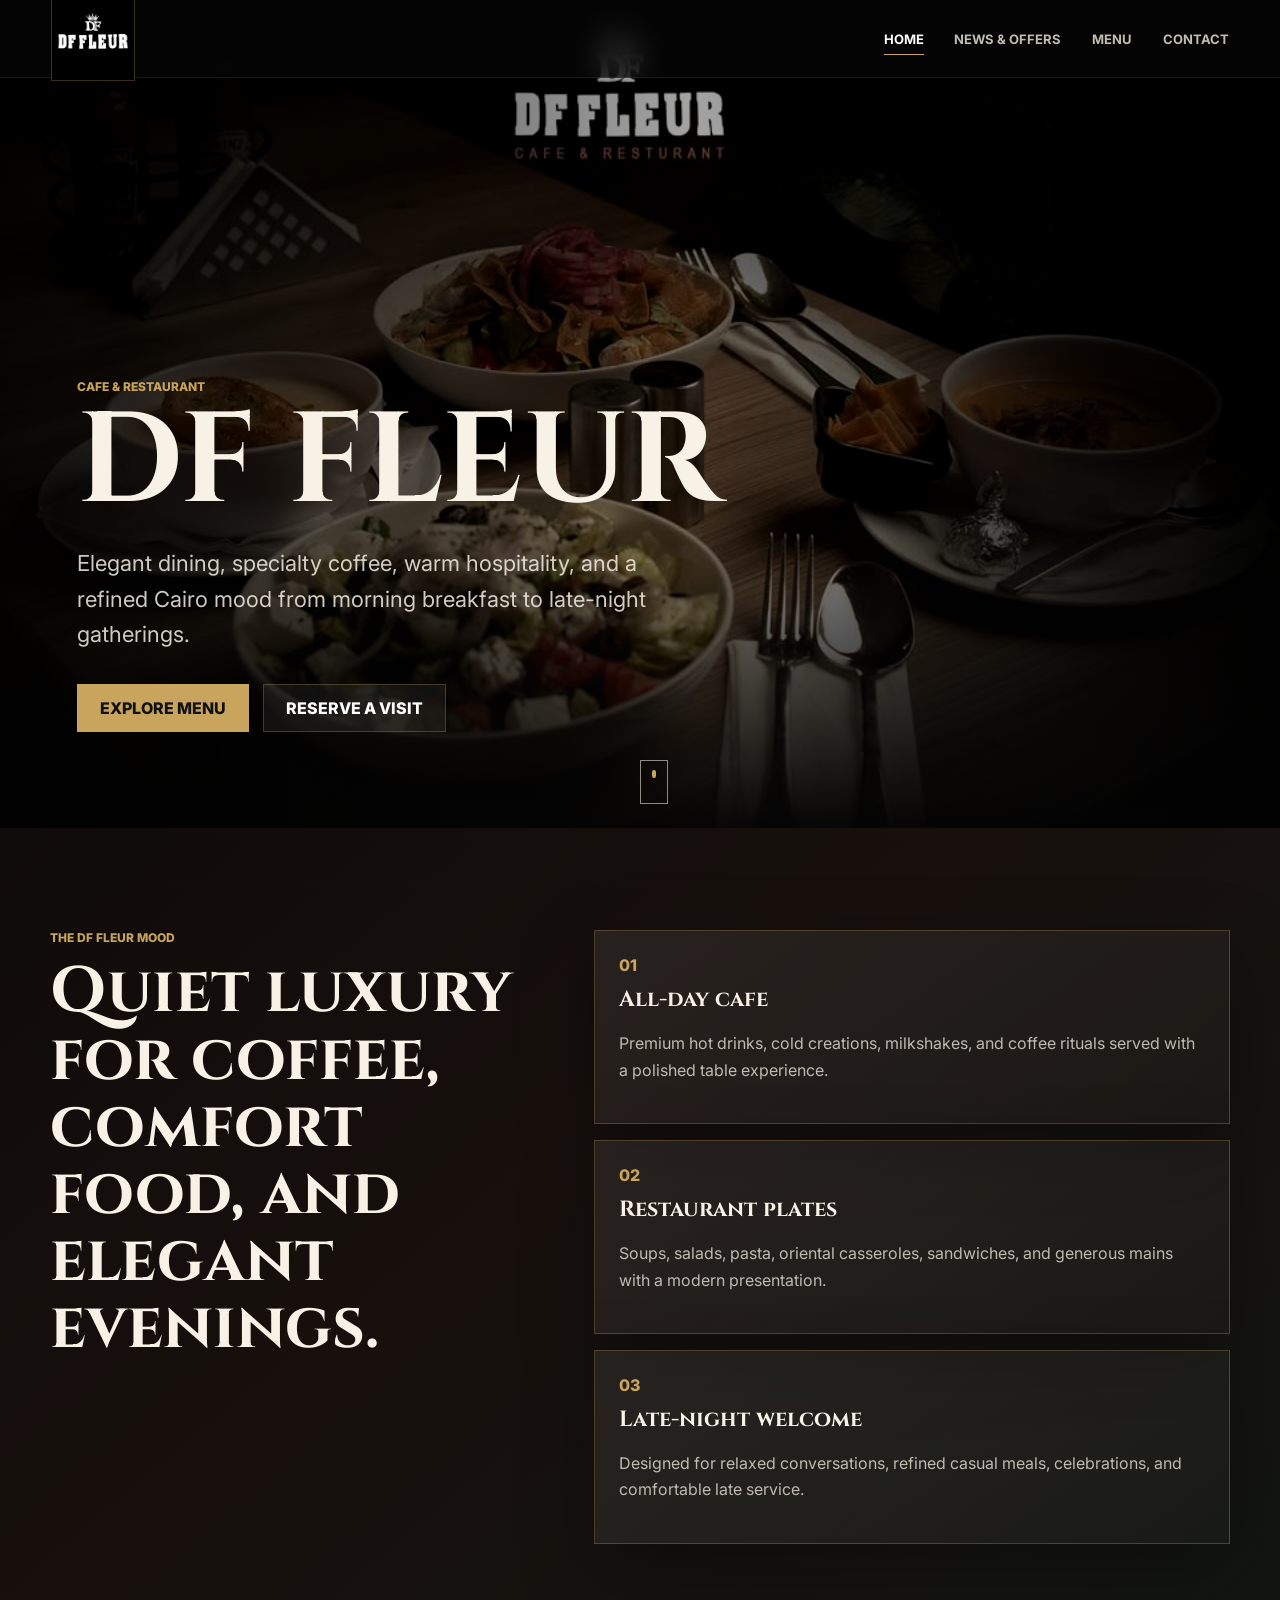
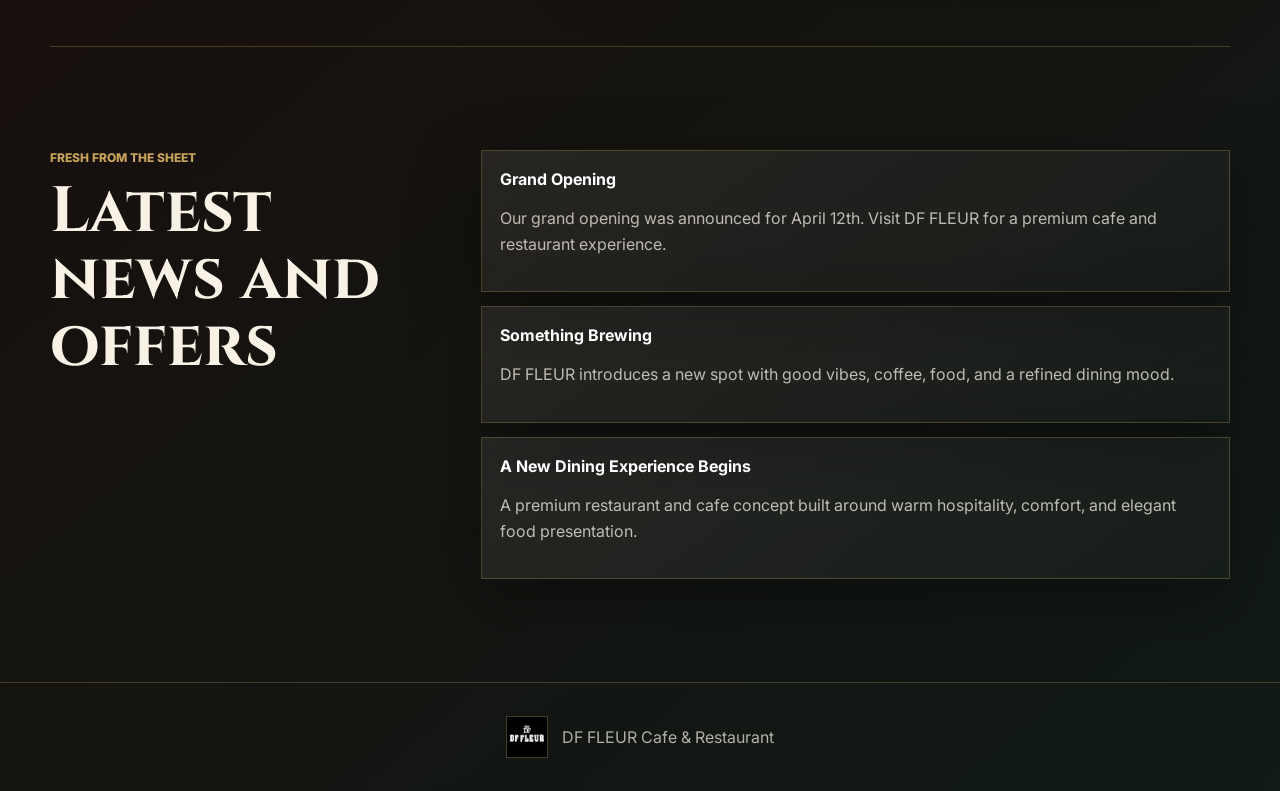
<file: index.html>
<!DOCTYPE html>
<html lang="en">
<head>
  <meta charset="UTF-8">
  <meta name="viewport" content="width=device-width, initial-scale=1.0">
  <title>DF FLEUR | Cafe & Restaurant</title>
  <meta name="description" content="DF FLEUR is a luxury cafe and restaurant in Heliopolis, Cairo.">
  <link rel="preconnect" href="https://fonts.googleapis.com">
  <link rel="preconnect" href="https://fonts.gstatic.com" crossorigin>
  <link href="https://fonts.googleapis.com/css2?family=Cinzel:wght@500;600;700&family=Inter:wght@400;500;600;700&display=swap" rel="stylesheet">
  <link rel="stylesheet" href="assets/css/styles.css">
</head>
<body data-page="home">
  <header class="site-header" data-header>
    <a class="brand" href="index.html" aria-label="DF FLEUR home">
      <img src="assets/images/logo.jpg" alt="DF FLEUR logo">
    </a>
    <button class="nav-toggle" type="button" aria-expanded="false" aria-controls="site-nav" data-nav-toggle>
      <span></span><span></span><span></span>
    </button>
    <nav class="site-nav" id="site-nav" data-nav>
      <a href="index.html" aria-current="page">Home</a>
      <a href="news.html">News & Offers</a>
      <a href="menu.html">Menu</a>
      <a href="contact.html">Contact</a>
    </nav>
  </header>

  <main>
    <section class="hero">
      <img class="hero-media" src="assets/images/main.jpg" alt="DF FLEUR dining table with salads, soups, and cafe setting">
      <div class="hero-shade"></div>
      <div class="hero-content">
        <p class="eyebrow">Cafe & Restaurant</p>
        <h1>DF FLEUR</h1>
        <p class="hero-copy">Elegant dining, specialty coffee, warm hospitality, and a refined Cairo mood from morning breakfast to late-night gatherings.</p>
        <div class="hero-actions">
          <a class="button primary" href="menu.html">Explore Menu</a>
          <a class="button ghost" href="contact.html">Reserve a Visit</a>
        </div>
      </div>
      <a class="hero-scroll" href="#signature" aria-label="Scroll to signature section"></a>
    </section>

    <section class="section split-section" id="signature">
      <div>
        <p class="eyebrow">The DF FLEUR mood</p>
        <h2>Quiet luxury for coffee, comfort food, and elegant evenings.</h2>
      </div>
      <div class="signature-grid">
        <article>
          <span>01</span>
          <h3>All-day cafe</h3>
          <p>Premium hot drinks, cold creations, milkshakes, and coffee rituals served with a polished table experience.</p>
        </article>
        <article>
          <span>02</span>
          <h3>Restaurant plates</h3>
          <p>Soups, salads, pasta, oriental casseroles, sandwiches, and generous mains with a modern presentation.</p>
        </article>
        <article>
          <span>03</span>
          <h3>Late-night welcome</h3>
          <p>Designed for relaxed conversations, refined casual meals, celebrations, and comfortable late service.</p>
        </article>
      </div>
    </section>

    <section class="section feature-band">
      <div>
        <p class="eyebrow">Fresh from the sheet</p>
        <h2>Latest news and offers</h2>
      </div>
      <div class="preview-list" data-home-offers></div>
    </section>
  </main>

  <footer class="site-footer">
    <img src="assets/images/logo.jpg" alt="DF FLEUR logo">
    <p>DF FLEUR Cafe & Restaurant</p>
  </footer>

  <script src="assets/js/app.js"></script>
</body>
</html>
</file>
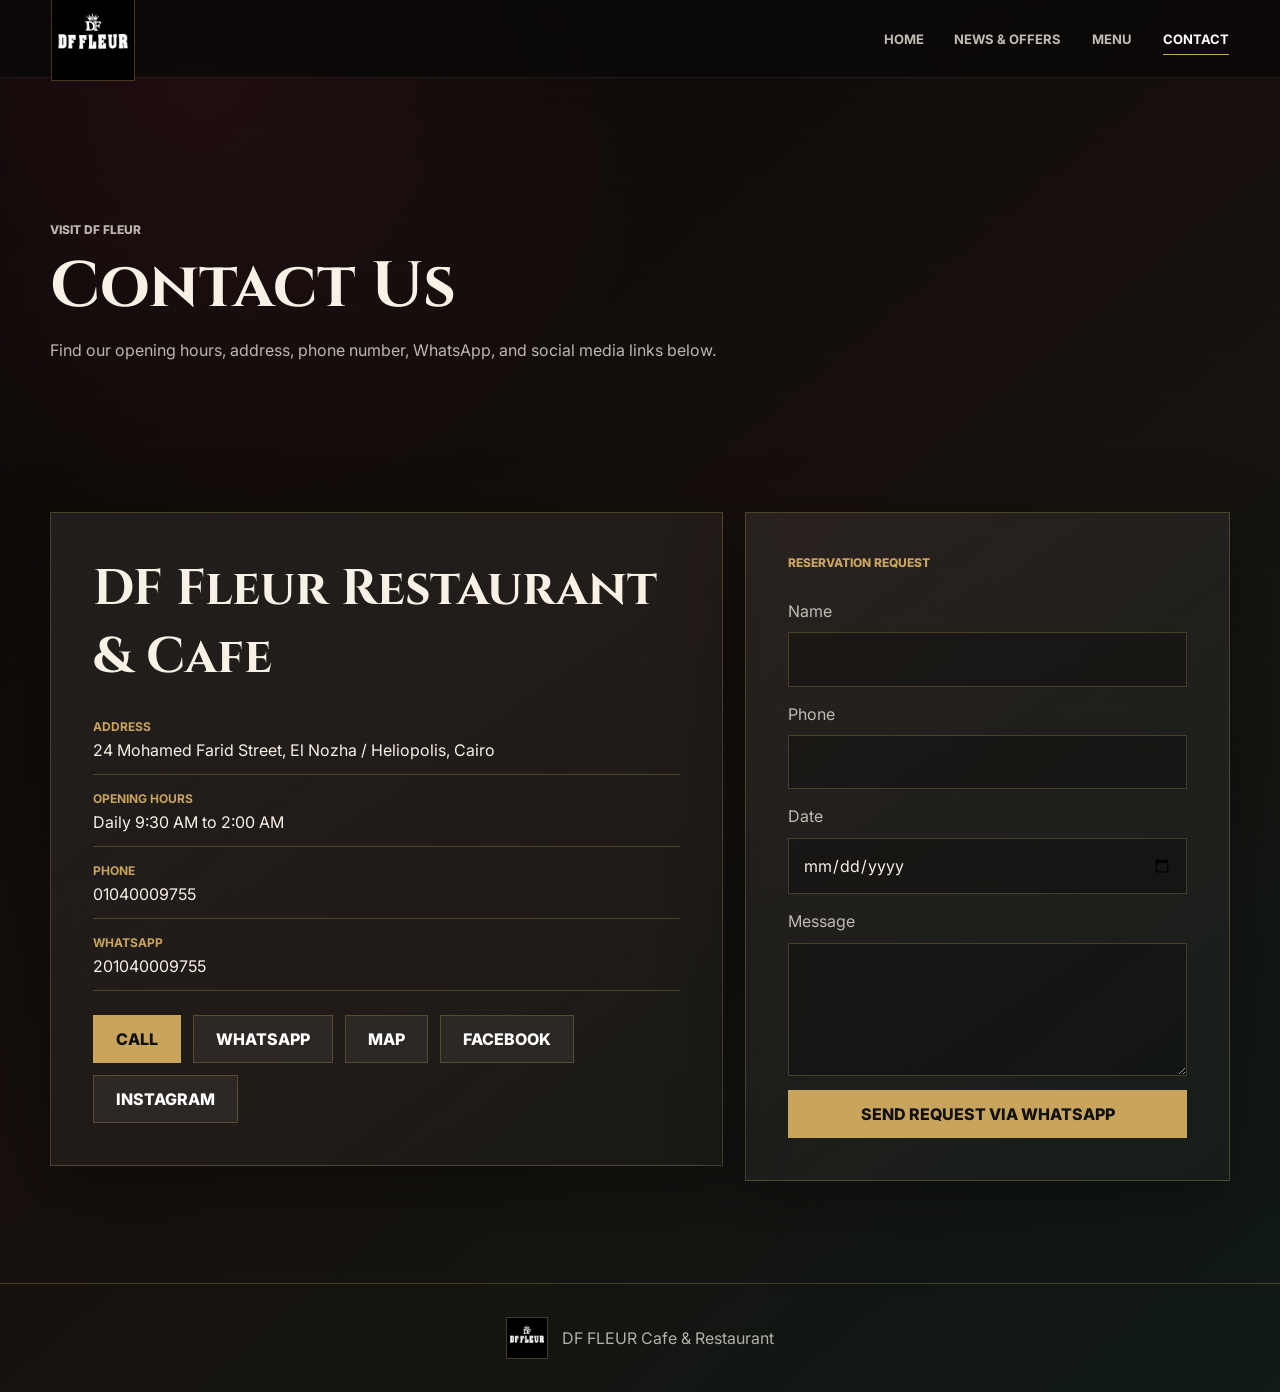
<file: contact.html>
<!DOCTYPE html>
<html lang="en">
<head>
  <meta charset="UTF-8">
  <meta name="viewport" content="width=device-width, initial-scale=1.0">
  <title>Contact | DF FLEUR</title>
  <link rel="preconnect" href="https://fonts.googleapis.com">
  <link rel="preconnect" href="https://fonts.gstatic.com" crossorigin>
  <link href="https://fonts.googleapis.com/css2?family=Cinzel:wght@500;600;700&family=Inter:wght@400;500;600;700&display=swap" rel="stylesheet">
  <link rel="stylesheet" href="assets/css/styles.css">
</head>
<body data-page="contact">
  <header class="site-header" data-header>
    <a class="brand" href="index.html" aria-label="DF FLEUR home"><img src="assets/images/logo.jpg" alt="DF FLEUR logo"></a>
    <button class="nav-toggle" type="button" aria-expanded="false" aria-controls="site-nav" data-nav-toggle><span></span><span></span><span></span></button>
    <nav class="site-nav" id="site-nav" data-nav>
      <a href="index.html">Home</a>
      <a href="news.html">News & Offers</a>
      <a href="menu.html">Menu</a>
      <a href="contact.html" aria-current="page">Contact</a>
    </nav>
  </header>

  <main class="page-shell">
    <section class="page-hero contact-hero">
      <p class="eyebrow">Visit DF FLEUR</p>
      <h1>Contact Us</h1>
      <p>Find our opening hours, address, phone number, WhatsApp, and social media links below.</p>
    </section>
    <section class="section contact-layout">
      <div class="contact-panel" data-contact-card></div>
      <form class="reservation-form" id="reservation-form">
        <p class="eyebrow">Reservation request</p>
        <label>Name <input name="name" autocomplete="name" required></label>
        <label>Phone <input name="phone" autocomplete="tel" required></label>
        <label>Date <input name="date" type="date" required></label>
        <label>Message <textarea name="message" rows="4"></textarea></label>
        <button class="button primary" type="submit">Send Request Via WhatsApp</button>
      </form>
    </section>
  </main>

  <footer class="site-footer">
    <img src="assets/images/logo.jpg" alt="DF FLEUR logo">
    <p>DF FLEUR Cafe & Restaurant</p>
  </footer>
  <script src="assets/js/app.js"></script>
  <script>
    function getDatabaseWhatsAppNumber() {
      const contactCard = document.querySelector('[data-contact-card]');
      if (!contactCard) return '';

      const whatsappLink = contactCard.querySelector(
        'a[href*="wa.me"], a[href*="api.whatsapp.com"], a[href*="whatsapp.com/send"]'
      );

      if (whatsappLink) {
        try {
          const url = new URL(whatsappLink.href, window.location.href);
          const queryNumber = url.searchParams.get('phone') || '';
          const pathNumber = url.pathname.replace(/\D/g, '');
          return (queryNumber || pathNumber).replace(/\D/g, '');
        } catch (error) {
          return whatsappLink.getAttribute('href').replace(/\D/g, '');
        }
      }

      // Fallback to a displayed WhatsApp number loaded into the contact card.
      const whatsappTextElement = Array.from(contactCard.querySelectorAll('*')).find(function (element) {
        return /whatsapp/i.test(element.textContent || '');
      });

      return whatsappTextElement
        ? (whatsappTextElement.textContent || '').replace(/\D/g, '')
        : '';
    }

    document.getElementById('reservation-form').addEventListener('submit', function (event) {
      event.preventDefault();

      const form = event.currentTarget;
      const whatsappNumber = getDatabaseWhatsAppNumber();

      if (!whatsappNumber) {
        alert('The WhatsApp number is still loading. Please wait a moment and try again.');
        return;
      }

      const name = form.elements.name.value.trim();
      const phone = form.elements.phone.value.trim();
      const date = form.elements.date.value;
      const message = form.elements.message.value.trim();

      const reservationMessage = [
        'Hello DF FLEUR, I would like to request a reservation.',
        '',
        'Name: ' + name,
        'Phone: ' + phone,
        'Date: ' + date,
        'Message: ' + (message || 'No additional message')
      ].join('\n');

      const whatsappUrl = 'https://wa.me/' + whatsappNumber + '?text=' + encodeURIComponent(reservationMessage);
      window.open(whatsappUrl, '_blank', 'noopener,noreferrer');
    });
  </script>
</body>
</html>
</file>
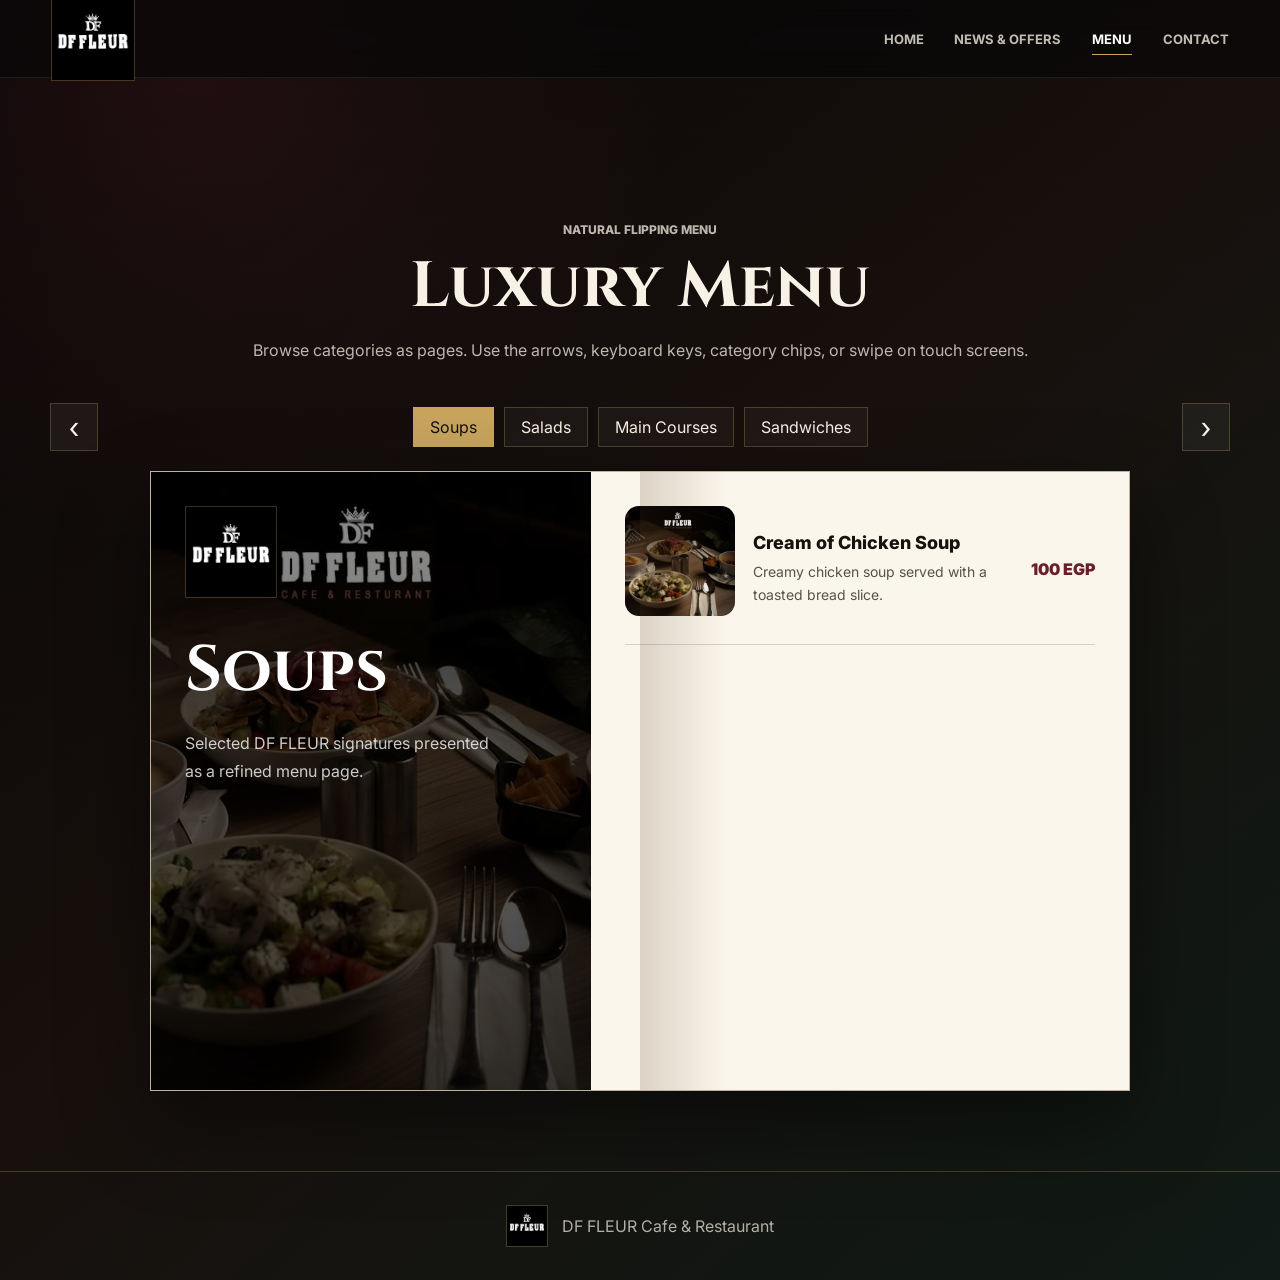
<file: menu.html>
<!DOCTYPE html>
<html lang="en">
<head>
  <meta charset="UTF-8">
  <meta name="viewport" content="width=device-width, initial-scale=1.0">
  <title>Interactive Menu | DF FLEUR</title>
  <link rel="preconnect" href="https://fonts.googleapis.com">
  <link rel="preconnect" href="https://fonts.gstatic.com" crossorigin>
  <link href="https://fonts.googleapis.com/css2?family=Cinzel:wght@500;600;700&family=Inter:wght@400;500;600;700&display=swap" rel="stylesheet">
  <link rel="stylesheet" href="assets/css/styles.css">
  <style>
    [data-status="menu"] { display: none !important; }
    .menu-item-image {
      width: 100%;
      height: 180px;
      object-fit: cover;
      display: block;
      margin-bottom: 1rem;
      border-radius: 14px;
    }
  </style>
</head>
<body data-page="menu">
  <header class="site-header" data-header>
    <a class="brand" href="index.html" aria-label="DF FLEUR home"><img src="assets/images/logo.jpg" alt="DF FLEUR logo"></a>
    <button class="nav-toggle" type="button" aria-expanded="false" aria-controls="site-nav" data-nav-toggle><span></span><span></span><span></span></button>
    <nav class="site-nav" id="site-nav" data-nav>
      <a href="index.html">Home</a>
      <a href="news.html">News & Offers</a>
      <a href="menu.html" aria-current="page">Menu</a>
      <a href="contact.html">Contact</a>
    </nav>
  </header>

  <main class="page-shell menu-shell">
    <section class="page-hero compact">
      <p class="eyebrow">Natural flipping menu</p>
      <h1>Luxury Menu</h1>
      <p>Browse categories as pages. Use the arrows, keyboard keys, category chips, or swipe on touch screens.</p>
    </section>

    <section class="menu-stage" aria-live="polite">
      <div class="menu-controls">
        <button class="icon-button" type="button" data-prev-page aria-label="Previous page">‹</button>
        <div class="category-tabs" data-category-tabs></div>
        <button class="icon-button" type="button" data-next-page aria-label="Next page">›</button>
      </div>
      <div class="status-line" data-status="menu" hidden aria-hidden="true"></div>
      <div class="book" data-book></div>
    </section>
  </main>

  <footer class="site-footer">
    <img src="assets/images/logo.jpg" alt="DF FLEUR logo">
    <p>DF FLEUR Cafe & Restaurant</p>
  </footer>
  <script>
    // Capture menu item images returned by the same database request used by app.js.
    window.dfFleurMenuImages = new Map();

    function collectMenuImages(payload) {
      const rows = [];

      function walk(value) {
        if (!value) return;
        if (Array.isArray(value)) {
          value.forEach(walk);
          return;
        }
        if (typeof value !== 'object') return;

        const name = value.Name ?? value.name ?? value.Title ?? value.title;
        const imageUrl = value.ImageUrl ?? value.imageUrl ?? value.imageURL ?? value.image ?? value.Image;
        if (name && imageUrl) rows.push([String(name).trim(), String(imageUrl).trim()]);

        Object.values(value).forEach(walk);
      }

      walk(payload);
      rows.forEach(([name, imageUrl]) => {
        if (name && imageUrl) window.dfFleurMenuImages.set(name.toLowerCase(), imageUrl);
      });

      applyDatabaseImages();
    }

    function applyDatabaseImages() {
      if (!window.dfFleurMenuImages.size) return;

      const candidates = document.querySelectorAll(
        '[data-book] article, [data-book] .menu-item, [data-book] .menu-card, [data-book] .dish, [data-book] li, [data-book] .card'
      );

      candidates.forEach((card) => {
        if (card.dataset.databaseImageApplied === 'true') return;

        const cardText = (card.textContent || '').toLowerCase();
        const match = Array.from(window.dfFleurMenuImages.entries()).find(([name]) => cardText.includes(name));
        if (!match) return;

        const [itemName, imageUrl] = match;
        let image = card.querySelector('img');

        if (!image) {
          image = document.createElement('img');
          image.className = 'menu-item-image';
          image.loading = 'lazy';
          image.decoding = 'async';
          card.prepend(image);
        }

        image.src = imageUrl;
        image.alt = itemName;
        image.referrerPolicy = 'no-referrer';
        image.onerror = function () {
          this.remove();
        };

        card.dataset.databaseImageApplied = 'true';
      });
    }

    // Observe all JSON/JSONP-like fetch responses used by the website and extract MenuItems ImageUrl values.
    const originalFetch = window.fetch.bind(window);
    window.fetch = async function (...args) {
      const response = await originalFetch(...args);
      try {
        const clone = response.clone();
        const contentType = clone.headers.get('content-type') || '';

        if (contentType.includes('application/json') || contentType.includes('text/plain')) {
          const text = await clone.text();
          const cleaned = text.trim().replace(/^\w+\s*\(/, '').replace(/\)\s*;?$/, '');
          collectMenuImages(JSON.parse(cleaned));
        }
      } catch (error) {
        // app.js continues normally if a response is not JSON.
      }
      return response;
    };

    document.addEventListener('DOMContentLoaded', function () {
      const book = document.querySelector('[data-book]');
      if (!book) return;

      new MutationObserver(applyDatabaseImages).observe(book, {
        childList: true,
        subtree: true
      });
    });
  </script>
  <script src="assets/js/app.js"></script>
</body>
</html>
</file>
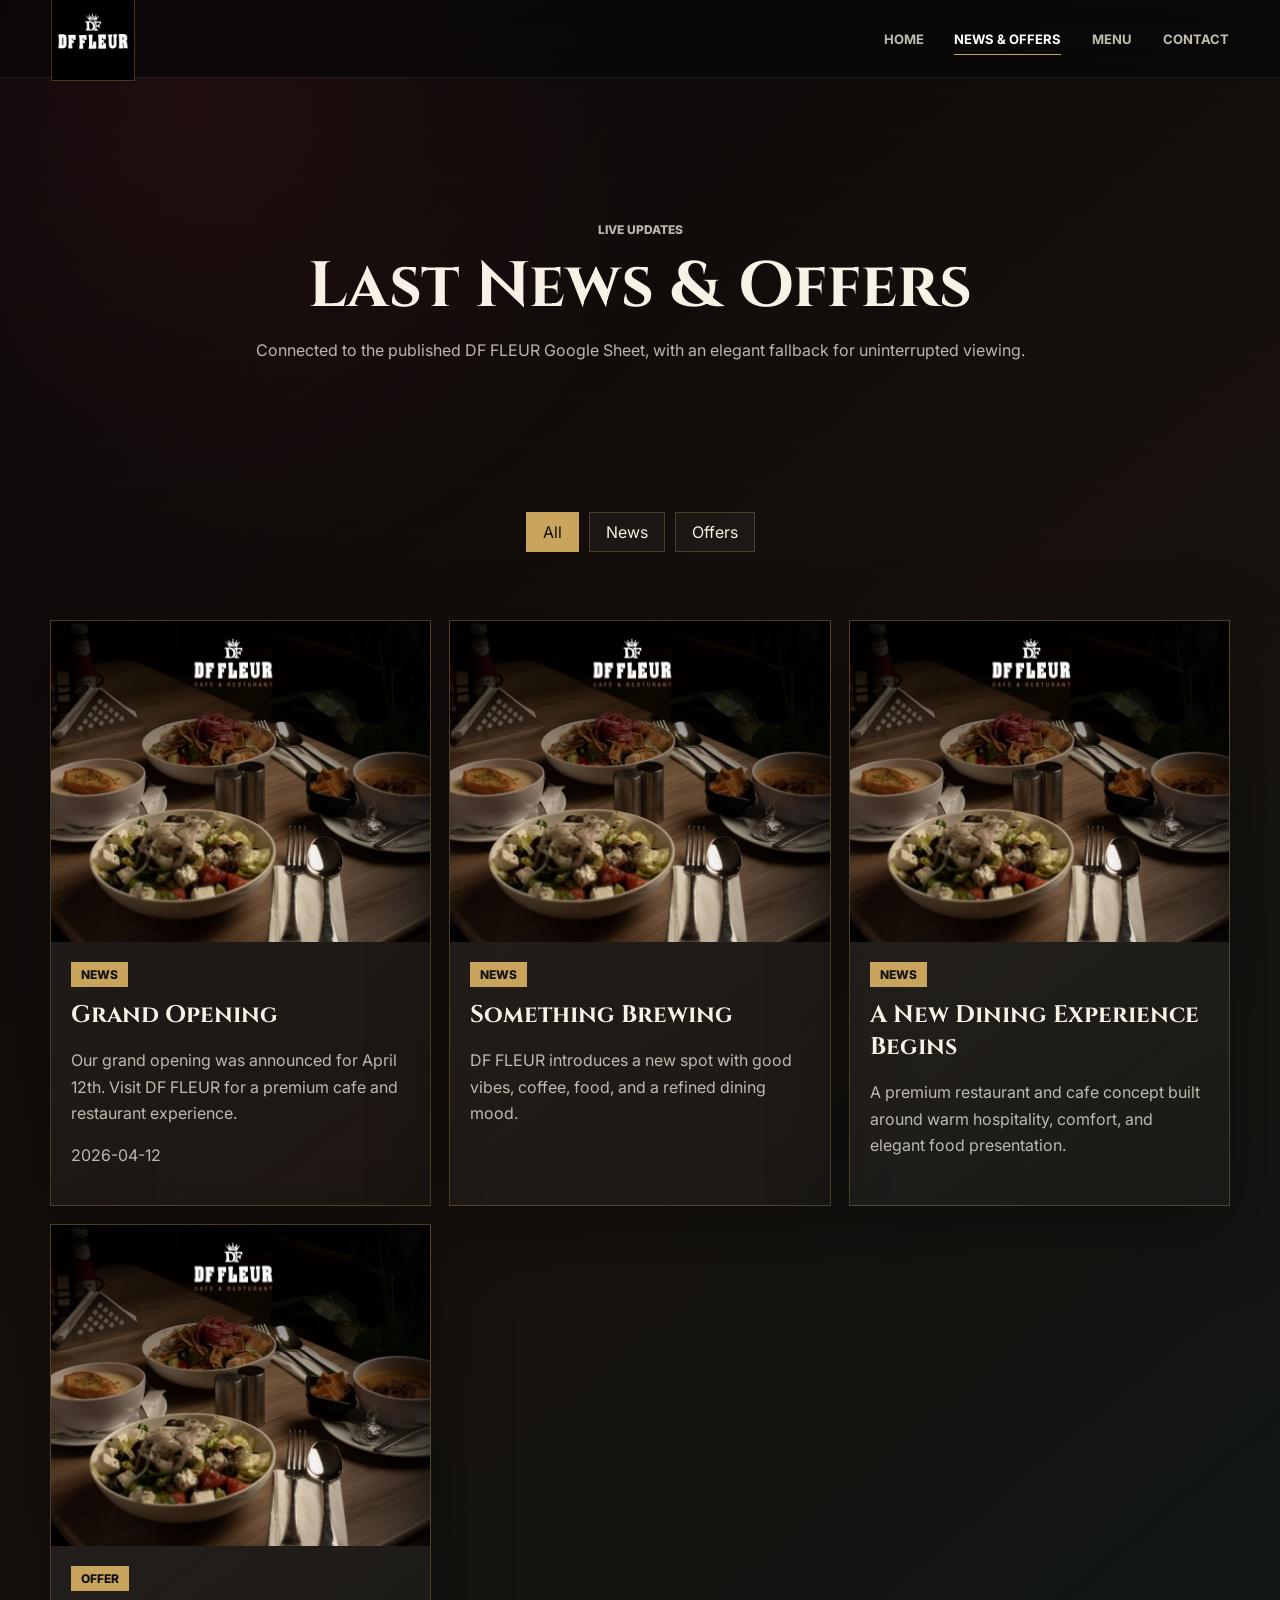
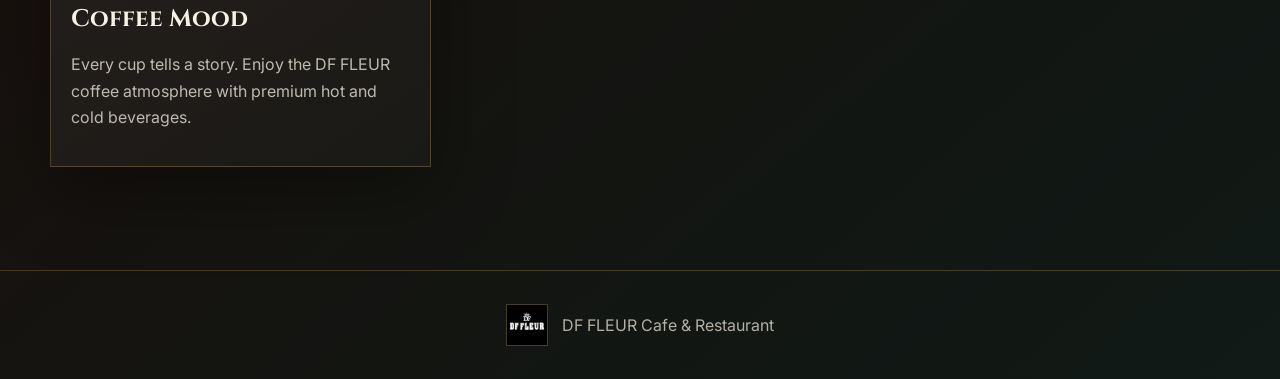
<file: news.html>
<!DOCTYPE html>
<html lang="en">
<head>
  <meta charset="UTF-8">
  <meta name="viewport" content="width=device-width, initial-scale=1.0">
  <title>News & Offers | DF FLEUR</title>
  <link rel="preconnect" href="https://fonts.googleapis.com">
  <link rel="preconnect" href="https://fonts.gstatic.com" crossorigin>
  <link href="https://fonts.googleapis.com/css2?family=Cinzel:wght@500;600;700&family=Inter:wght@400;500;600;700&display=swap" rel="stylesheet">
  <link rel="stylesheet" href="assets/css/styles.css">
</head>
<body data-page="news">
  <header class="site-header" data-header>
    <a class="brand" href="index.html" aria-label="DF FLEUR home"><img src="assets/images/logo.jpg" alt="DF FLEUR logo"></a>
    <button class="nav-toggle" type="button" aria-expanded="false" aria-controls="site-nav" data-nav-toggle><span></span><span></span><span></span></button>
    <nav class="site-nav" id="site-nav" data-nav>
      <a href="index.html">Home</a>
      <a href="news.html" aria-current="page">News & Offers</a>
      <a href="menu.html">Menu</a>
      <a href="contact.html">Contact</a>
    </nav>
  </header>

  <main class="page-shell">
    <section class="page-hero compact">
      <p class="eyebrow">Live updates</p>
      <h1>Last News & Offers</h1>
      <p>Connected to the published DF FLEUR Google Sheet, with an elegant fallback for uninterrupted viewing.</p>
    </section>
    <section class="section">
      <div class="filter-row" data-offer-filters>
        <button class="chip active" type="button" data-filter="all">All</button>
        <button class="chip" type="button" data-filter="news">News</button>
        <button class="chip" type="button" data-filter="offer">Offers</button>
      </div>
      <div class="status-line" data-status="offers">Loading latest updates...</div>
      <div class="news-grid" data-offers-list></div>
    </section>
  </main>

  <footer class="site-footer">
    <img src="assets/images/logo.jpg" alt="DF FLEUR logo">
    <p>DF FLEUR Cafe & Restaurant</p>
  </footer>
  <script src="assets/js/app.js"></script>
</body>
</html>
</file>
<file: assets/css/styles.css>
:root {
  --ink: #0a0a0a;
  --charcoal: #14110f;
  --ivory: #f7f1e6;
  --paper: #fbf6ec;
  --gold: #c8a45d;
  --green: #17382d;
  --wine: #6b1f2b;
  --clay: #b96845;
  --muted: #b8ad9d;
  --line: rgba(200, 164, 93, 0.28);
  --shadow: 0 24px 70px rgba(0, 0, 0, 0.34);
}

* {
  box-sizing: border-box;
}

html {
  scroll-behavior: smooth;
}

body {
  margin: 0;
  min-height: 100vh;
  color: var(--ivory);
  background:
    radial-gradient(circle at 15% 5%, rgba(107, 31, 43, 0.22), transparent 30rem),
    linear-gradient(140deg, #080707 0%, #17100d 48%, #101a16 100%);
  font-family: Inter, Arial, sans-serif;
}

body::before {
  position: fixed;
  inset: 0;
  z-index: -1;
  pointer-events: none;
  content: "";
  opacity: 0.2;
  background-image:
    linear-gradient(rgba(255,255,255,.04) 1px, transparent 1px),
    linear-gradient(90deg, rgba(255,255,255,.03) 1px, transparent 1px);
  background-size: 44px 44px;
}

a {
  color: inherit;
  text-decoration: none;
}

img {
  display: block;
  max-width: 100%;
}

button,
input,
textarea {
  font: inherit;
}

.site-header {
  position: fixed;
  top: 0;
  left: 0;
  right: 0;
  z-index: 20;
  display: flex;
  align-items: center;
  justify-content: space-between;
  height: 78px;
  padding: 12px clamp(18px, 4vw, 58px);
  border-bottom: 1px solid rgba(255, 255, 255, 0.08);
  background: rgba(8, 7, 7, 0.62);
  backdrop-filter: blur(16px);
  transition: background .25s ease, height .25s ease;
}

.site-header.scrolled {
  height: 66px;
  background: rgba(8, 7, 7, 0.88);
}

.brand img {
  width: 84px;
  aspect-ratio: 1;
  border: 1px solid var(--line);
  object-fit: cover;
}

.site-nav {
  display: flex;
  align-items: center;
  gap: clamp(18px, 2.4vw, 34px);
  color: rgba(247, 241, 230, .78);
  font-size: 13px;
  font-weight: 700;
  letter-spacing: 0;
  text-transform: uppercase;
}

.site-nav a {
  position: relative;
  padding: 8px 0;
}

.site-nav a::after {
  position: absolute;
  left: 0;
  right: 0;
  bottom: 0;
  height: 1px;
  content: "";
  transform: scaleX(0);
  transform-origin: left;
  background: var(--gold);
  transition: transform .2s ease;
}

.site-nav a:hover,
.site-nav a[aria-current="page"] {
  color: #fff;
}

.site-nav a:hover::after,
.site-nav a[aria-current="page"]::after {
  transform: scaleX(1);
}

.nav-toggle {
  display: none;
  width: 44px;
  height: 44px;
  border: 1px solid var(--line);
  background: rgba(255,255,255,.04);
  color: var(--ivory);
}

.nav-toggle span {
  display: block;
  width: 18px;
  height: 2px;
  margin: 4px auto;
  background: currentColor;
}

.hero {
  position: relative;
  min-height: 92vh;
  display: grid;
  align-items: end;
  overflow: hidden;
  padding: 150px clamp(20px, 6vw, 86px) 96px;
}

.hero-media,
.hero-shade {
  position: absolute;
  inset: 0;
}

.hero-media {
  width: 100%;
  height: 100%;
  object-fit: cover;
  filter: saturate(.9) contrast(1.08);
}

.hero-shade {
  background:
    linear-gradient(90deg, rgba(0,0,0,.86), rgba(0,0,0,.36) 54%, rgba(0,0,0,.72)),
    linear-gradient(0deg, rgba(8,7,7,.98), transparent 38%);
}

.hero-content {
  position: relative;
  z-index: 1;
  width: min(760px, 100%);
}

.eyebrow {
  margin: 0 0 14px;
  color: var(--gold);
  font-size: 12px;
  font-weight: 800;
  letter-spacing: 0;
  text-transform: uppercase;
}

h1,
h2,
h3 {
  margin: 0;
  font-family: Cinzel, Georgia, serif;
  font-weight: 700;
}

.hero h1 {
  font-size: clamp(56px, 10vw, 140px);
  line-height: .86;
}

.hero-copy {
  width: min(620px, 100%);
  margin: 28px 0 0;
  color: rgba(247, 241, 230, .84);
  font-size: clamp(17px, 2vw, 22px);
  line-height: 1.6;
}

.hero-actions {
  display: flex;
  flex-wrap: wrap;
  gap: 14px;
  margin-top: 32px;
}

.button {
  display: inline-flex;
  align-items: center;
  justify-content: center;
  min-height: 48px;
  padding: 0 22px;
  border: 1px solid var(--line);
  color: #fff;
  font-weight: 800;
  text-transform: uppercase;
  transition: transform .2s ease, background .2s ease, color .2s ease;
}

.button:hover {
  transform: translateY(-2px);
}

.button.primary {
  background: var(--gold);
  color: #111;
}

.button.ghost {
  background: rgba(255,255,255,.06);
}

.hero-scroll {
  position: absolute;
  left: 50%;
  bottom: 24px;
  z-index: 2;
  width: 28px;
  height: 44px;
  border: 1px solid rgba(247,241,230,.56);
}

.hero-scroll::after {
  position: absolute;
  top: 9px;
  left: 50%;
  width: 4px;
  height: 8px;
  border-radius: 99px;
  content: "";
  transform: translateX(-50%);
  background: var(--gold);
  animation: drift 1.5s infinite;
}

@keyframes drift {
  0% { transform: translate(-50%, 0); opacity: .2; }
  50% { opacity: 1; }
  100% { transform: translate(-50%, 14px); opacity: .2; }
}

.section {
  width: min(1180px, calc(100% - 36px));
  margin: 0 auto;
  padding: clamp(58px, 8vw, 108px) 0;
}

.split-section {
  display: grid;
  grid-template-columns: minmax(0, .86fr) minmax(0, 1.14fr);
  gap: clamp(32px, 5vw, 72px);
  align-items: start;
}

.split-section h2,
.feature-band h2,
.page-hero h1 {
  font-size: clamp(34px, 5vw, 68px);
  line-height: 1.05;
}

.signature-grid {
  display: grid;
  gap: 16px;
}

.signature-grid article,
.news-card,
.contact-panel,
.reservation-form,
.preview-item {
  border: 1px solid var(--line);
  background: linear-gradient(145deg, rgba(255,255,255,.08), rgba(255,255,255,.025));
  box-shadow: var(--shadow);
}

.signature-grid article {
  padding: 24px;
}

.signature-grid span {
  color: var(--gold);
  font-weight: 800;
}

.signature-grid h3 {
  margin-top: 10px;
  font-size: 22px;
}

.signature-grid p,
.page-hero p,
.news-card p,
.preview-item p,
.contact-panel p,
.reservation-form label,
.menu-item p {
  color: rgba(247, 241, 230, .74);
  line-height: 1.65;
}

.feature-band {
  display: grid;
  grid-template-columns: minmax(0, .7fr) minmax(0, 1.3fr);
  gap: 28px;
  border-top: 1px solid var(--line);
}

.preview-list {
  display: grid;
  gap: 14px;
}

.preview-item {
  padding: 18px;
}

.preview-item strong {
  display: block;
  margin-bottom: 6px;
  color: #fff;
}

.page-shell {
  padding-top: 96px;
}

.page-hero {
  width: min(1180px, calc(100% - 36px));
  margin: 0 auto;
  padding: clamp(70px, 11vw, 124px) 0 30px;
}

.page-hero.compact {
  max-width: 930px;
  text-align: center;
}

.contact-hero {
  position: relative;
}

.filter-row,
.category-tabs {
  display: flex;
  flex-wrap: wrap;
  justify-content: center;
  gap: 10px;
}

.chip {
  min-height: 40px;
  padding: 0 16px;
  border: 1px solid var(--line);
  color: var(--ivory);
  background: rgba(255,255,255,.04);
  cursor: pointer;
}

.chip.active,
.chip:hover {
  background: var(--gold);
  color: #111;
}

.status-line {
  min-height: 24px;
  margin: 22px 0;
  color: var(--muted);
  text-align: center;
}

.news-grid {
  display: grid;
  grid-template-columns: repeat(3, minmax(0, 1fr));
  gap: 18px;
}

.news-card {
  overflow: hidden;
}

.news-card img {
  width: 100%;
  aspect-ratio: 1.18;
  object-fit: cover;
  background: #111;
}

.news-card-body {
  padding: 20px;
}

.badge {
  display: inline-flex;
  margin-bottom: 12px;
  padding: 5px 10px;
  color: #111;
  background: var(--gold);
  font-size: 12px;
  font-weight: 800;
  text-transform: uppercase;
}

.contact-layout {
  display: grid;
  grid-template-columns: minmax(0, 1fr) minmax(320px, .72fr);
  gap: 22px;
  align-items: start;
}

.contact-panel,
.reservation-form {
  padding: clamp(24px, 4vw, 42px);
}

.contact-panel h2 {
  font-size: clamp(30px, 4vw, 50px);
}

.contact-actions {
  display: flex;
  flex-wrap: wrap;
  gap: 12px;
  margin-top: 24px;
}

.contact-list {
  display: grid;
  gap: 16px;
  margin-top: 28px;
}

.contact-list div {
  padding-bottom: 14px;
  border-bottom: 1px solid var(--line);
}

.contact-list strong {
  display: block;
  margin-bottom: 6px;
  color: var(--gold);
  text-transform: uppercase;
  font-size: 12px;
}

.reservation-form {
  display: grid;
  gap: 14px;
}

.reservation-form input,
.reservation-form textarea {
  display: block;
  width: 100%;
  margin-top: 8px;
  padding: 13px 14px;
  border: 1px solid var(--line);
  color: var(--ivory);
  background: rgba(0,0,0,.28);
  outline: none;
}

.menu-shell .page-hero {
  padding-bottom: 14px;
}

.menu-stage {
  width: min(1180px, calc(100% - 24px));
  margin: 0 auto;
  padding: 10px 0 80px;
}

.menu-controls {
  display: grid;
  grid-template-columns: 48px minmax(0, 1fr) 48px;
  gap: 12px;
  align-items: center;
}

.icon-button {
  width: 48px;
  height: 48px;
  border: 1px solid var(--line);
  color: var(--ivory);
  background: rgba(255,255,255,.05);
  font-size: 30px;
  cursor: pointer;
}

.icon-button:hover {
  color: #111;
  background: var(--gold);
}

.book {
  position: relative;
  width: min(980px, 100%);
  min-height: 620px;
  margin: 20px auto 0;
  perspective: 1800px;
}

.menu-page {
  position: absolute;
  inset: 0;
  display: grid;
  grid-template-columns: minmax(0, .9fr) minmax(0, 1.1fr);
  gap: 0;
  overflow: hidden;
  border: 1px solid rgba(111, 83, 42, .42);
  background: var(--paper);
  color: #18120e;
  box-shadow: 0 34px 80px rgba(0,0,0,.45);
  transform-origin: left center;
  transform-style: preserve-3d;
  backface-visibility: hidden;
  transition: transform .65s cubic-bezier(.2,.7,.15,1), opacity .45s ease, z-index .1s linear;
}

.menu-page::after {
  position: absolute;
  inset: 0 0 0 50%;
  pointer-events: none;
  content: "";
  background: linear-gradient(90deg, rgba(80,53,26,.18), transparent 18%);
}

.menu-page.is-current {
  opacity: 1;
  transform: rotateY(0deg);
  z-index: 5;
}

.menu-page.is-before {
  opacity: 0;
  transform: rotateY(-112deg);
  z-index: 1;
}

.menu-page.is-after {
  opacity: 0;
  transform: rotateY(9deg) translateX(12px);
  z-index: 2;
}

.menu-cover {
  position: relative;
  min-height: 100%;
  padding: 34px;
  background:
    linear-gradient(rgba(0,0,0,.42), rgba(0,0,0,.76)),
    url("../images/main.jpg") center / cover;
  color: #fff;
}

.menu-cover img {
  width: 92px;
  border: 1px solid var(--line);
}

.menu-cover h2 {
  margin-top: 30px;
  font-size: clamp(34px, 5vw, 64px);
}

.menu-cover p {
  max-width: 320px;
  color: rgba(255,255,255,.78);
  line-height: 1.7;
}

.menu-list {
  display: grid;
  align-content: start;
  gap: 12px;
  padding: 34px;
  max-height: 620px;
  overflow: auto;
}

.menu-item {
  display: grid;
  grid-template-columns: minmax(0, 1fr) auto;
  gap: 16px;
  padding-bottom: 12px;
  border-bottom: 1px solid rgba(24,18,14,.16);
}

.menu-item h3 {
  font-family: Inter, Arial, sans-serif;
  font-size: 18px;
  font-weight: 800;
}

.menu-item p {
  margin: 7px 0 0;
  color: rgba(24,18,14,.72);
  font-size: 14px;
}

.price {
  color: var(--wine);
  font-weight: 900;
  white-space: nowrap;
}

.site-footer {
  display: flex;
  align-items: center;
  justify-content: center;
  gap: 14px;
  padding: 28px 18px;
  border-top: 1px solid var(--line);
  color: rgba(247,241,230,.7);
}

.site-footer img {
  width: 42px;
  border: 1px solid var(--line);
}

@media (max-width: 860px) {
  .nav-toggle {
    display: block;
  }

  .site-nav {
    position: fixed;
    top: 78px;
    left: 14px;
    right: 14px;
    display: none;
    flex-direction: column;
    align-items: stretch;
    padding: 18px;
    background: rgba(8,7,7,.96);
    border: 1px solid var(--line);
  }

  .site-nav.open {
    display: flex;
  }

  .split-section,
  .feature-band,
  .contact-layout,
  .menu-page {
    grid-template-columns: 1fr;
  }

  .news-grid {
    grid-template-columns: 1fr;
  }

  .hero {
    min-height: 88vh;
    padding-bottom: 76px;
  }

  .book {
    min-height: 760px;
  }

  .menu-page {
    position: relative;
    min-height: 760px;
  }

  .menu-page:not(.is-current) {
    display: none;
  }

  .menu-list {
    max-height: none;
  }
}

@media (max-width: 560px) {
  .brand img {
    width: 64px;
  }

  .site-header {
    height: 68px;
  }

  .site-nav {
    top: 68px;
  }

  .hero h1 {
    font-size: 56px;
  }

  .menu-controls {
    grid-template-columns: 42px minmax(0, 1fr) 42px;
  }

  .icon-button {
    width: 42px;
    height: 42px;
  }

  .category-tabs {
    justify-content: flex-start;
    overflow-x: auto;
    flex-wrap: nowrap;
    padding-bottom: 8px;
  }

  .chip {
    flex: 0 0 auto;
  }
}
</file>
